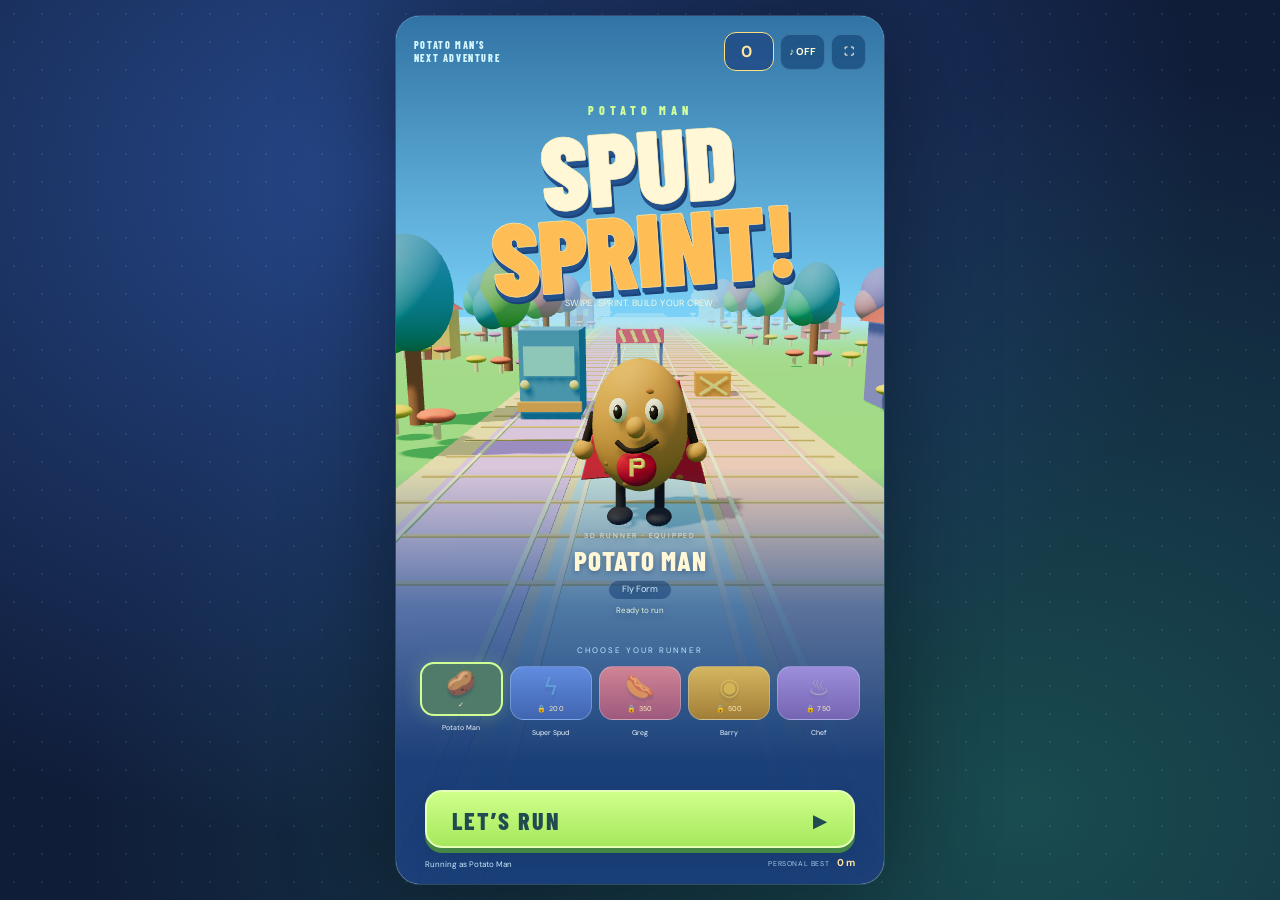
<file: index.html>
<!doctype html><html lang="en"><head><meta charset="utf-8"><meta name="viewport" content="width=device-width,initial-scale=1,viewport-fit=cover"><meta name="theme-color" content="#172b2b"><title>Potato Man · Spud Sprint</title><link rel="stylesheet" href="style.css"><link rel="stylesheet" href="portrait.css"></head><body>
<div id="game-shell"><canvas id="game" width="1600" height="900" aria-label="Three-lane Potato Man runner. Left and right change lanes, Space jumps, Down slides, E activates power, Escape pauses." tabindex="0"></canvas>
<div id="hud" class="hidden"><div class="hud-left"><button id="pause" aria-label="Pause">Ⅱ</button><span class="score-label">DISTANCE<strong id="distance">00000 m</strong></span></div><div class="hud-right"><span id="hearts">♥ ♥ ♥</span><span class="coin-counter">✦ <b id="coins">0</b><small id="wallet-run">BANK 0</small></span><button id="power" aria-label="Activate hero power">ϟ <span id="power-label">READY</span></button></div></div>
<div id="menu" class="screen"><div class="menu-top"><span class="game-badge">POTATO MAN’S NEXT ADVENTURE</span><div class="menu-tools"><span class="wallet-badge">🪙 <b id="bank">0</b> COINS</span><button id="sound" class="round" aria-label="Toggle sound">♪ OFF</button><button id="fullscreen" class="round" aria-label="Fullscreen">⛶</button></div></div><div class="title-block"><div class="mini-title">POTATO MAN</div><h1>SPUD<br><span>SPRINT!</span></h1><p>SWIPE. SPRINT. BUILD YOUR CREW.</p><button id="play" class="run-button">LET’S RUN <span>▶</span></button><div id="equipped"></div><div class="best">PERSONAL BEST <b id="best">0 m</b></div></div><div class="hero-caption"><span id="hero-tag">3D RUNNER · EQUIPPED</span><b id="selected-name">POTATO MAN</b><small id="selected-power">Fly Form</small><button id="unlock" class="unlock-button hidden">UNLOCK</button><span id="unlock-note">Ready to run</span></div><div class="bottom-menu"><div class="crew"><span class="crew-label">CHOOSE YOUR RUNNER</span><div id="hero-list"></div></div><div class="control-guide"><span><kbd>← →</kbd> SWITCH LANES</span><span><kbd>SPACE</kbd> JUMP</span><span><kbd>↓</kbd> SLIDE</span><span><kbd>E</kbd> POWER</span></div></div></div>
<div id="overlay" class="screen hidden"><div class="result"><p id="result-kicker">TAKE A BREATHER</p><h2 id="result-title">PAUSED</h2><p id="result-message"></p><button id="resume" class="run-button">KEEP RUNNING ▶</button><button id="home" class="text-button">BACK TO MENU</button></div></div>
<div id="touch" class="hidden"><button data-action="left" aria-label="Left lane">◀</button><button data-action="right" aria-label="Right lane">▶</button><div></div><button data-action="slide" aria-label="Slide">↓</button><button data-action="jump" aria-label="Jump">↑</button></div><div id="toast" class="hidden"></div>
</div><script src="three.min.js"></script><script src="core.js"></script><script src="wallet.js"></script><script src="renderer3d.js"></script><script src="app.js"></script></body></html>
</file>
<file: style.css>
@import url('https://fonts.googleapis.com/css2?family=Barlow+Condensed:wght@600;700;800;900&family=DM+Sans:wght@500;600;700&display=swap');
*{box-sizing:border-box}html,body{margin:0;width:100%;height:100%;overflow:hidden;background:#152c2b;color:#fff9d9;font-family:'DM Sans',sans-serif;user-select:none}button{font:inherit;color:inherit;cursor:pointer;touch-action:manipulation}button:focus-visible,canvas:focus-visible{outline:3px solid #ffd36e;outline-offset:-4px}#game-shell{position:relative;width:100vw;height:100svh;overflow:hidden;background:#152c2b}canvas{position:absolute;inset:0;width:100%;height:100%;object-fit:cover;touch-action:none}.screen{position:absolute;inset:0}#menu{background:linear-gradient(90deg,#102a2be8 0%,#102a2b9c 28%,#17353100 58%),linear-gradient(0deg,#102a2bf5,transparent 32%)}.menu-top{position:absolute;top:5%;left:4.5%;right:4.5%;display:flex;align-items:center;justify-content:space-between}.game-badge{letter-spacing:3px;font:700 12px 'DM Sans',sans-serif;color:#c4d7b9}.round{border:1px solid #c5d5ba50;background:#183a36b0;padding:11px 15px;border-radius:10px;font-size:12px;font-weight:700;margin-left:8px}.title-block{position:absolute;left:6%;top:19%}.mini-title{font:800 clamp(16px,2vw,30px) 'Barlow Condensed','Arial Black',sans-serif;letter-spacing:7px;color:#f5d99c;transform:rotate(-3deg)}h1{font:900 clamp(64px,9.2vw,154px)/.78 'Barlow Condensed','Arial Black',sans-serif;letter-spacing:-2px;margin:20px 0 24px;transform:rotate(-3deg);text-shadow:4px 6px 0 #0c2528,7px 9px 0 #294744;-webkit-text-stroke:1px #f7e6ae}h1 span{color:#efa34a;-webkit-text-stroke:1px #ffcd7c}.title-block>p{font-size:12px;color:#c4d7be;letter-spacing:.2px;margin:29px 0 25px}.run-button{background:#f5ad4e;border:2px solid #ffe29b;border-radius:13px;color:#243c32;box-shadow:0 6px 0 #9a5d2d,0 12px 24px #061b253d;padding:16px 32px;min-width:210px;font:800 23px 'Barlow Condensed','Arial Black',sans-serif;letter-spacing:1.5px;transition:transform .15s,box-shadow .15s}.run-button span{margin-left:44px;font-size:18px}.run-button:hover{background:#ffc56d;transform:translateY(-2px)}.run-button:active{transform:translateY(4px);box-shadow:0 2px 0 #9a5d2d}.best{font-size:9px;letter-spacing:1.5px;margin:24px 0;color:#b7c8ae}.best b{margin-left:15px;color:#ffe3a6;font-size:13px;letter-spacing:0}.hero-caption{position:absolute;right:11%;top:57%;display:flex;flex-direction:column;align-items:center;transform:rotate(-4deg);text-shadow:0 3px 8px #102520}.hero-caption span{font-size:10px;letter-spacing:3px;color:#d9dabb}.hero-caption b{font:800 clamp(23px,3.1vw,48px) 'Barlow Condensed','Arial Black',sans-serif;letter-spacing:1px;margin:5px 0}.hero-caption small{background:#244c3f;padding:5px 15px;border:1px solid #7e9e6c;border-radius:5px;font-size:11px;color:#e3d79e}.bottom-menu{position:absolute;bottom:5%;left:6%;right:5%;display:flex;align-items:end;justify-content:space-between;gap:20px}.crew-label{font-size:9px;letter-spacing:2px;color:#b9cbaa;display:block;margin-bottom:13px}#hero-list{display:flex;gap:10px}.hero-card{position:relative;width:76px;height:79px;background:#23473c;border:1px solid #a6bb873d;border-radius:13px;padding:5px;transition:transform .15s}.hero-card.selected{border:2px solid #edb45d;background:#6a653e;box-shadow:0 0 22px #e7ad3c23;transform:translateY(-5px)}.hero-card img{width:100%;height:100%;object-fit:contain}.hero-card small{position:absolute;bottom:-19px;left:50%;translate:-50% 0;white-space:nowrap;font-size:8px;color:#c2d0ac}.control-guide{display:flex;gap:16px;margin-bottom:15px;color:#c2d4b8;font-size:8px;letter-spacing:.7px}.control-guide span{display:flex;flex-direction:column;align-items:center;gap:10px}kbd{font-family:inherit;font-size:10px;padding:7px 10px;border:1px solid #a3b9a655;border-radius:6px;background:#1d3b37;color:#f4dfad;box-shadow:0 3px 0 #102925}.hidden{display:none!important}#hud{position:absolute;top:4%;left:3%;right:3%;display:flex;justify-content:space-between;pointer-events:none}.hud-left,.hud-right{display:flex;gap:22px;align-items:start}.hud-right{align-items:center}#hud button{pointer-events:auto;border:1px solid #ecdfb270;border-radius:12px;background:#193c38ce}#pause{width:47px;height:45px;font-size:21px}.score-label{font-size:9px;letter-spacing:2px;color:#e7e9ce}.score-label strong{display:block;font:800 36px/1.2 'Barlow Condensed','Arial Black',sans-serif;color:#fff4d6;letter-spacing:1px}#hearts{color:#f1b581;font-size:22px;text-shadow:2px 2px #744333;letter-spacing:3px}.coin-counter{font-size:25px;color:#ffce66;text-shadow:2px 2px #614f24}.coin-counter b{font:800 31px 'Barlow Condensed','Arial Black',sans-serif;color:#fff6dc}#power{padding:10px 14px;color:#ffce66;font-size:21px}#power span{font-size:9px;letter-spacing:1px;vertical-align:middle;margin-left:5px}#overlay{display:grid;place-items:center;background:#102a2bc9;backdrop-filter:blur(5px)}.result{text-align:center;border:1px solid #a6b78855;background:#204039ed;padding:35px 60px;border-radius:24px;box-shadow:0 20px 90px #041c27aa;max-width:90vw}.result>p:first-child{font-size:10px;letter-spacing:3px;color:#d2d8b5}.result h2{font:900 75px/.9 'Barlow Condensed','Arial Black',sans-serif;letter-spacing:1px;color:#f4c36d;margin:22px 0}.result>p{font-size:13px;color:#d6e0bc;line-height:1.8}.result .run-button{margin:18px 0}.text-button{display:block;border:0;background:none;color:#b7caaa;font-size:10px;letter-spacing:1.5px;margin:10px auto;padding:10px}#toast{position:absolute;left:50%;top:18%;translate:-50% 0;background:#213e36db;border:1px solid #d0bb75;border-radius:10px;padding:12px 24px;font-size:12px;letter-spacing:1px;text-align:center;pointer-events:none}#touch{position:absolute;bottom:3%;left:3%;right:3%;display:none;gap:8px;pointer-events:none}#touch div{flex:1}#touch button{pointer-events:auto;border:1px solid #eadca780;background:#23453bc7;border-radius:12px;width:49px;height:45px;font-size:22px}@media(pointer:coarse){#touch:not(.hidden){display:flex}.control-guide{display:none}}@media(max-height:600px){h1{font-size:clamp(58px,8vw,110px);margin:13px 0}.title-block>p{margin:18px 0;font-size:10px}.mini-title{font-size:17px}.run-button{padding:10px 22px;min-width:170px;font-size:20px}.best{margin:13px 0;font-size:8px}.bottom-menu{bottom:6%}.hero-card{width:53px;height:56px}.hero-card small{font-size:7px}.crew-label{margin-bottom:8px}.title-block{top:18%}.hero-caption{top:60%}.result{padding:15px 40px}.result h2{font-size:52px;margin:12px 0}.result .run-button{margin:10px 0}.hud-left,.hud-right{gap:12px}.score-label strong{font-size:29px}#hearts{font-size:17px}}@media(max-width:600px) and (orientation:portrait){.game-badge{font-size:8px;letter-spacing:1px}.menu-top{top:3%}.round{padding:9px}.title-block{top:17%;left:8%}h1{font-size:95px}.mini-title{font-size:21px}.title-block>p{max-width:190px;font-size:11px;line-height:1.7}.hero-caption{right:7%;top:62%}.hero-caption b{font-size:30px}.hero-caption small{font-size:9px}.bottom-menu{left:7%;bottom:7%}.hero-card{width:52px;height:61px}#hero-list{gap:8px}.control-guide{display:none}#hud{top:3%}.hud-left,.hud-right{gap:8px}#hearts{font-size:15px;letter-spacing:1px}.score-label{font-size:7px}.score-label strong{font-size:25px}#power{padding:7px}#power span{font-size:8px}.coin-counter{font-size:18px}.coin-counter b{font-size:24px}#pause{width:34px;height:36px}.result{padding:25px}.result h2{font-size:58px}}
/* 3D edition: bright arcade color, coin wallet and unlock shop. */
#menu{background:linear-gradient(90deg,#173b7aed 0%,#204a7196 30%,#215e6500 63%),linear-gradient(0deg,#153d6de8,transparent 35%)}
.game-badge{color:#e4ffbc}.mini-title{color:#c8ff92}h1{text-shadow:4px 6px 0 #254a92,7px 9px 0 #486ec0}h1 span{color:#ffb339}.run-button{background:#b0f271;border-color:#e2ffc1;box-shadow:0 6px 0 #4b994f,0 12px 24px #123b4b4d}.run-button:hover{background:#ceff9a}.title-block>p{color:#e3f8ff}.menu-tools{display:flex;align-items:center;gap:8px}.wallet-badge{display:flex;align-items:center;gap:8px;background:#214d86dd;border:1px solid #ffdd85;padding:10px 15px;border-radius:12px;font-size:10px;letter-spacing:1px;color:#ffdf78}.wallet-badge b{font-size:18px;color:#fff2c9}.hero-caption{right:10%;top:59%}.hero-caption small{background:#367f9d;border-color:#a2e9f0;color:#eaffff}.hero-card{background:#355b8f;border:1px solid #8abce088;width:78px;height:84px}.hero-card:nth-child(2){background:#4773af}.hero-card:nth-child(3){background:#9a5a79}.hero-card:nth-child(4){background:#a67f38}.hero-card:nth-child(5){background:#7666ac}.hero-card.selected{background:#507b6a;border-color:#d2ff98;box-shadow:0 0 24px #b4e97744}.hero-card.locked .hero-icon{opacity:.55}.hero-icon{display:block;font-size:34px;line-height:55px;filter:drop-shadow(0 3px 1px #233c5555)}.card-status{display:block;font-size:8px;letter-spacing:.5px;color:#fff0bc}.hero-card small{color:#eef7fe}.unlock-button{margin-top:12px;padding:11px 18px;border:1px solid #fff1ac;background:#ffba4b;color:#4c3e55;border-radius:9px;box-shadow:0 4px 0 #a96a40;font:800 18px 'Barlow Condensed',sans-serif;letter-spacing:1px}.unlock-button:disabled{opacity:.75;box-shadow:none;cursor:default;background:#55799e;color:#e8f0ff;border-color:#8da7bf}#unlock-note{margin-top:10px;font-size:9px;letter-spacing:0;color:#f2f7d7}#equipped{margin-top:15px;color:#d3f1ff;font-size:10px}.coin-counter{position:relative}.coin-counter small{display:block;font-size:8px;color:#d6f6ff;letter-spacing:1px;text-shadow:none}.control-guide{color:#e1f5fe}.crew-label{color:#d4edff}.result{background:#234d7cf2;border-color:#9fe0d8}.render-error{position:absolute;inset:0;display:grid;place-content:center;text-align:center;padding:30px;background:#254d7b}.render-error p{max-width:450px;line-height:1.7}#toast{border-color:#dcff9c;background:#25547beb}@media(max-height:600px){.hero-card{width:58px;height:61px}.hero-icon{font-size:25px;line-height:35px}.card-status{font-size:7px}.hero-caption{top:57%}.unlock-button{padding:7px 12px;font-size:15px;margin-top:8px}#unlock-note{margin-top:7px;font-size:8px}.wallet-badge{padding:7px 11px}.wallet-badge b{font-size:15px}#equipped{margin-top:11px}}@media(max-width:600px) and (orientation:portrait){.wallet-badge{padding:7px;font-size:0}.wallet-badge b{font-size:14px}.menu-tools{gap:2px}.game-badge{max-width:140px;line-height:1.8}.hero-caption{top:60%;right:5%}.hero-card{width:50px;height:64px}.hero-icon{font-size:26px;line-height:36px}.card-status{font-size:7px}.unlock-button{padding:8px;font-size:14px}.hero-caption b{font-size:25px}.hero-caption span:first-child{font-size:8px}}

.hero-caption{right:6%;top:22%}@media(max-height:600px){.hero-caption{top:23%;right:5%}}@media(max-width:600px) and (orientation:portrait){.hero-caption{top:57%;right:5%}}
</file>
<file: portrait.css>
:root{--cream:#fff7d6;--lime:#bcf46b;--gold:#ffc963}html,body{margin:0;width:100%;height:100%;overflow:hidden}body{display:grid;place-items:center;background:radial-gradient(ellipse at 30% 20%,#26488a,transparent 65%),radial-gradient(ellipse at 80% 90%,#194c50,transparent 65%),#101d39;color:var(--cream)}body:before{content:'';position:fixed;inset:0;pointer-events:none;background-image:radial-gradient(#c2e6ff18 1px,transparent 1px);background-size:28px 28px}
#game-shell{position:relative;width:min(100vw,calc(100svh * .5625));height:100svh;overflow:hidden;background:#82dbff;isolation:isolate;box-shadow:0 0 0 1px #a7d9ff33,0 0 110px #0007}canvas{inset:0;width:100%;height:100%;object-fit:fill;display:block}.screen{inset:0}#menu{background:linear-gradient(180deg,#1c578cc9 0%,#3377ac45 29%,transparent 37%,transparent 52%,#1b4b8eaf 68%,#173c76fa 86%)}
.menu-top{top:max(16px,env(safe-area-inset-top));left:18px;right:18px;gap:8px}.game-badge{font:800 10px 'Barlow Condensed',sans-serif;letter-spacing:1.6px;max-width:95px;line-height:1.25;color:#d5f7ff}.menu-tools{gap:6px}.wallet-badge{gap:5px;padding:8px 10px;border:1px solid #ffdf81;border-radius:12px;background:#204a86d9;font-size:0;white-space:nowrap}.wallet-badge b{font-size:16px;color:#ffe3a0}.round{height:36px;min-width:35px;padding:8px;background:#184a7bbb;border:1px solid #8bc5e944;border-radius:10px;font-size:10px;margin:0}
.title-block{display:contents}.mini-title{position:absolute;top:10%;left:0;right:0;text-align:center;font:800 12px 'Barlow Condensed',sans-serif;letter-spacing:5px;color:#d2ff9b;transform:none}h1{position:absolute;top:12.3%;left:0;right:0;margin:0;text-align:center;font:900 clamp(65px,calc(100svh * .115),105px)/.8 'Barlow Condensed','Arial Black',sans-serif;letter-spacing:-1px;transform:rotate(-4deg);text-shadow:0 5px 0 #23518d,2px 7px 0 #1b4378;-webkit-text-stroke:.7px #fff1b9}h1 span{color:#ffbe55;-webkit-text-stroke:.7px #ffe6a5}.title-block>p{position:absolute;top:32.4%;left:10px;right:10px;max-width:none;margin:0;text-align:center;font-size:9px;letter-spacing:.4px;color:#f4f9df}.run-button{border:2px solid #e4ffb6;border-radius:17px;background:linear-gradient(#d0ff8b,#a5e85c);color:#204b50;box-shadow:0 5px 0 #438645,0 12px 25px #08295544;padding:14px 25px;font:800 24px 'Barlow Condensed',sans-serif;letter-spacing:2px;min-width:0}.run-button span{float:right;font-size:17px;margin:4px 0 0}.run-button:hover{background:linear-gradient(#dcffa7,#baf479)}#play{position:absolute;bottom:max(36px,calc(env(safe-area-inset-bottom) + 24px));left:6%;width:88%;height:58px;text-align:left}#equipped{position:absolute;bottom:15px;left:6%;margin:0;font-size:8px;color:#c8e9fb}.best{position:absolute;bottom:15px;right:6%;font-size:7px;letter-spacing:.6px;color:#a8cbe5;margin:0}.best b{font-size:10px;color:#ffe2a2;margin-left:5px}
.hero-caption{top:59.5%;left:5%;right:5%;gap:4px;text-align:center;line-height:1.1;transform:none;text-shadow:0 2px 6px #1b365e88}#hero-tag{font-size:7px;letter-spacing:1.8px;color:#d7f1f8}.hero-caption b{font:800 27px 'Barlow Condensed',sans-serif;letter-spacing:1px;margin:0}.hero-caption small{font-size:9px;color:#d5efff;background:#1d477b9e;border:1px solid #b6e2ff44;border-radius:20px;padding:4px 13px}#unlock-note{font-size:8px;color:#e5f4d5;margin-top:2px}.unlock-button{padding:9px 17px;border-radius:10px;font-size:16px;margin-top:3px}.unlock-button:disabled{background:#4c77a5;color:#caddeb;border-color:#88a7c4}
.bottom-menu{top:76%;bottom:auto;left:5%;right:5%;display:block}.crew-label{display:block;text-align:center;font-size:8px;letter-spacing:2px;color:#bfe4ff;margin-bottom:11px}#hero-list{display:grid;grid-template-columns:repeat(5,minmax(0,1fr));gap:7px}.hero-card{min-width:0;width:auto;height:66px;padding:3px 2px;border:1px solid #c4e6ff50;border-radius:14px;background:linear-gradient(#4a7aaa,#2f5b92)}.hero-card:nth-child(2){background:linear-gradient(#618cdf,#4065b1)}.hero-card:nth-child(3){background:linear-gradient(#d08494,#9d597d)}.hero-card:nth-child(4){background:linear-gradient(#d4b660,#a17e38)}.hero-card:nth-child(5){background:linear-gradient(#9c8edb,#7564b2)}.hero-card.selected{border:2px solid #d0ff96;box-shadow:0 0 17px #cbff7b38;transform:translateY(-4px)}.hero-icon{font-size:26px;line-height:37px}.card-status{font-size:7px;line-height:15px;letter-spacing:.3px}.hero-card small{bottom:-18px;font-size:7px}.control-guide{display:none}
#hud{top:max(17px,env(safe-area-inset-top));left:14px;right:14px;gap:8px}.hud-left,.hud-right{align-items:center;gap:9px}.hud-right{gap:8px}#hud button{background:#214b82d9;border-radius:11px}#pause{width:34px;height:36px;font-size:18px}.score-label{font-size:7px;letter-spacing:1px}.score-label strong{font-size:24px;letter-spacing:.3px}#hearts{position:absolute;top:45px;left:43px;font-size:13px;letter-spacing:2px}.coin-counter{font-size:18px}.coin-counter b{font-size:24px}.coin-counter small{font-size:6px;letter-spacing:.8px}#power{padding:8px 10px;font-size:19px;line-height:1}#power span{display:block;font-size:6px;letter-spacing:.5px;margin:3px 0 0}
#overlay{background:#163c76c9}.result{width:86%;max-width:none;padding:28px 20px;background:linear-gradient(#3a6e9bea,#224e84f5);border:1px solid #aedaff7a;border-radius:25px}.result>p:first-child{font-size:8px;letter-spacing:2px}.result h2{font-size:53px;line-height:.95;margin:22px 0}.result>p{font-size:11px;line-height:1.8}.result .run-button{width:100%;font-size:20px;padding:13px 10px;margin:23px auto 14px}.text-button{font-size:9px}#toast{top:13%;max-width:86%;width:max-content;background:#194b85df;border-radius:12px;padding:10px 14px;font-size:9px;line-height:1.6}
#touch{bottom:max(20px,env(safe-area-inset-bottom));left:6%;right:6%;display:flex;gap:8px}#touch button{width:46px;height:45px;border:1px solid #dbf0ff5e;border-radius:13px;background:#22598cbf;box-shadow:0 3px 0 #103d6b77;font-size:21px}
@media(min-width:650px){#game-shell{border-radius:24px;height:calc(100svh - 32px);width:calc((100svh - 32px) * .5625)}}
@media(max-height:670px){h1{font-size:72px}.title-block>p{top:33%;font-size:8px}.hero-caption{top:58%}.hero-caption b{font-size:23px}#hero-tag{display:none}.hero-caption small{font-size:8px}.unlock-button{font-size:13px;padding:6px 12px}#unlock-note{font-size:7px}.hero-card{height:52px}.hero-icon{font-size:23px;line-height:28px}.card-status{font-size:6px;line-height:14px}.crew-label{font-size:7px;margin-bottom:8px}.hero-card small{font-size:6px;bottom:-14px}#play{height:47px;padding:10px 18px;font-size:21px;bottom:29px}.wallet-badge b{font-size:13px}.round{height:31px;min-width:30px;padding:6px}}
@media(prefers-reduced-motion:reduce){*{transition:none!important}}
.bottom-menu{top:72.5%}.hero-card{height:54px}.hero-icon{font-size:24px;line-height:30px}.card-status{line-height:13px}.hero-caption:has(#unlock:not(.hidden)){top:58.5%;gap:3px}.hero-caption:has(#unlock:not(.hidden)) #hero-tag{display:none}.hero-caption:has(#unlock:not(.hidden)) b{font-size:24px}.hero-caption:has(#unlock:not(.hidden)) .unlock-button{font-size:14px;padding:6px 14px}.hero-caption:has(#unlock:not(.hidden)) #unlock-note{font-size:7px}@media(max-height:670px){.bottom-menu{top:72.5%}.hero-card{height:48px}.hero-icon{line-height:25px;font-size:21px}.hero-caption:has(#unlock:not(.hidden)){top:57%}}
</file>
